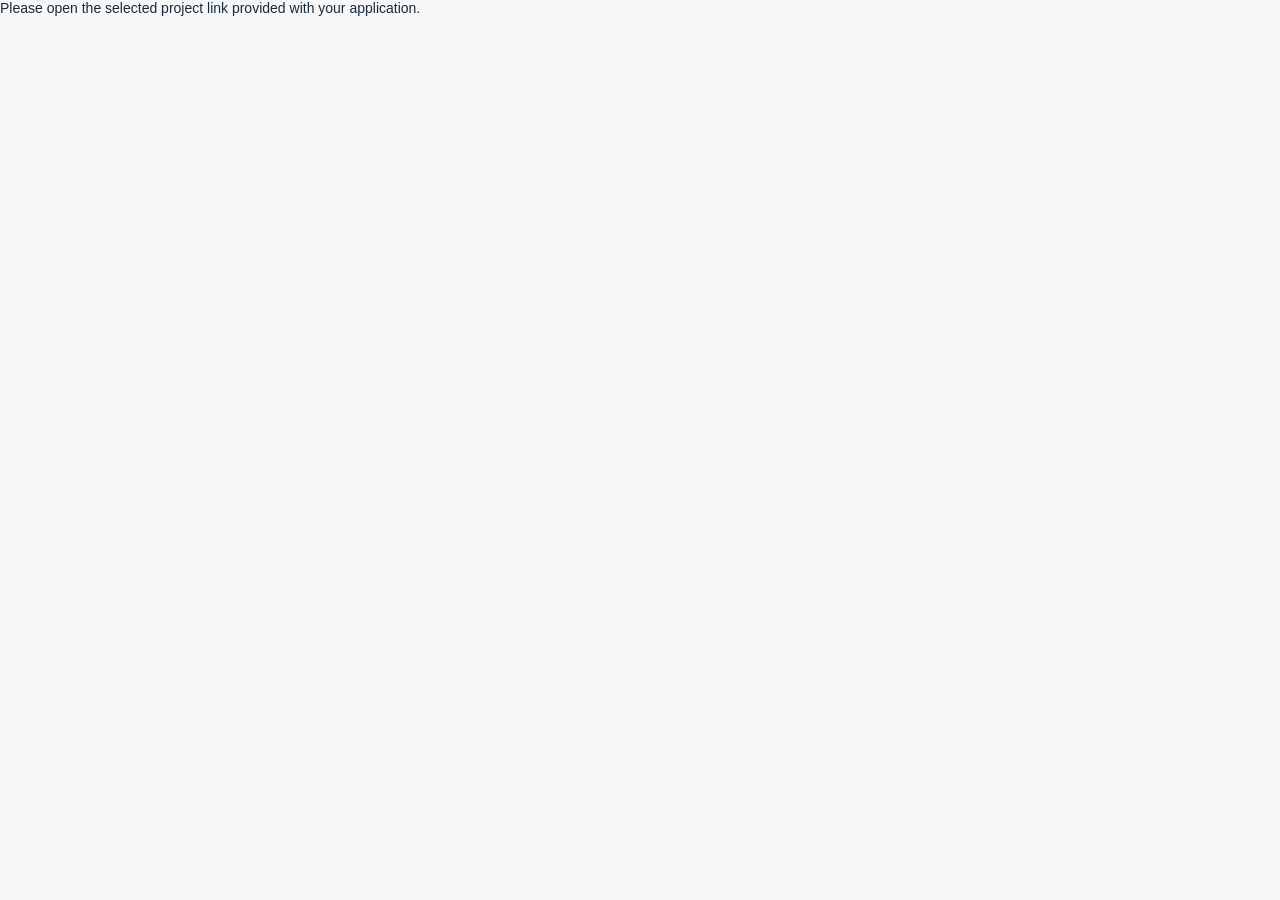
<file: index.html>
<!doctype html><html lang="en"><head><meta charset="utf-8"><meta name="viewport" content="width=device-width, initial-scale=1"><meta name="robots" content="noindex,nofollow"><meta name="referrer" content="no-referrer"><title>Selected projects - RK Project Studio</title><script src="./assets/i18n.js"></script><script src="./assets/theme.js"></script><link rel="stylesheet" href="./assets/style.css?v=20261122-type-scale"><script src="./assets/comparisons.js?v=20261122-type-scale" defer></script><script src="./assets/profile.js?v=profile-1" defer></script><script src="./assets/selection-loader.js?v=20261122-type-scale" defer></script></head><body><div id="public-portfolio">Opening selected projects…</div></body></html>
</file>
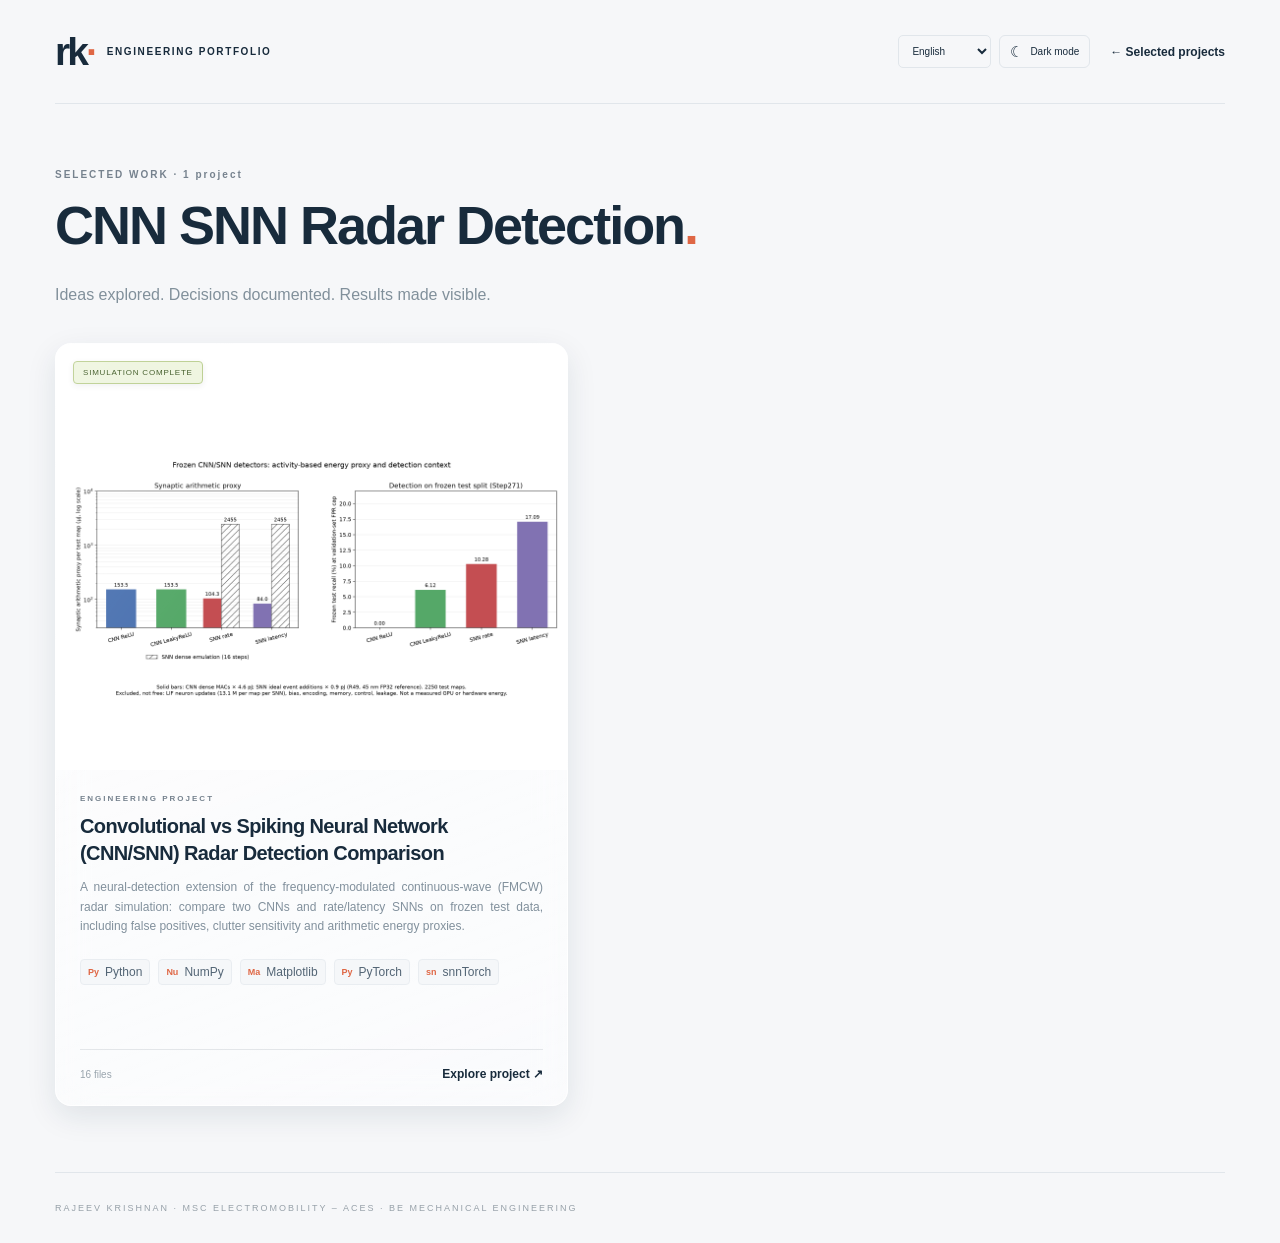
<file: cnn-snn-radar-detection-af85660d5ab0/index.html>
<!doctype html><html lang="en"><head><meta charset="utf-8"><meta name="viewport" content="width=device-width, initial-scale=1"><meta name="robots" content="noindex,nofollow"><meta name="referrer" content="no-referrer"><title>Selected projects - RK Project Studio</title><script src="../assets/i18n.js"></script><script src="../assets/theme.js"></script><link rel="stylesheet" href="../assets/style.css?v=20261122-tool-grid"><script src="selection.js" defer></script><script src="../assets/comparisons.js?v=20261122-tool-grid" defer></script><script src="../assets/profile.js" defer></script><script src="../assets/portfolio.js?v=20261122-tool-grid" defer></script></head><body><div id="public-portfolio"></div></body></html>
</file>
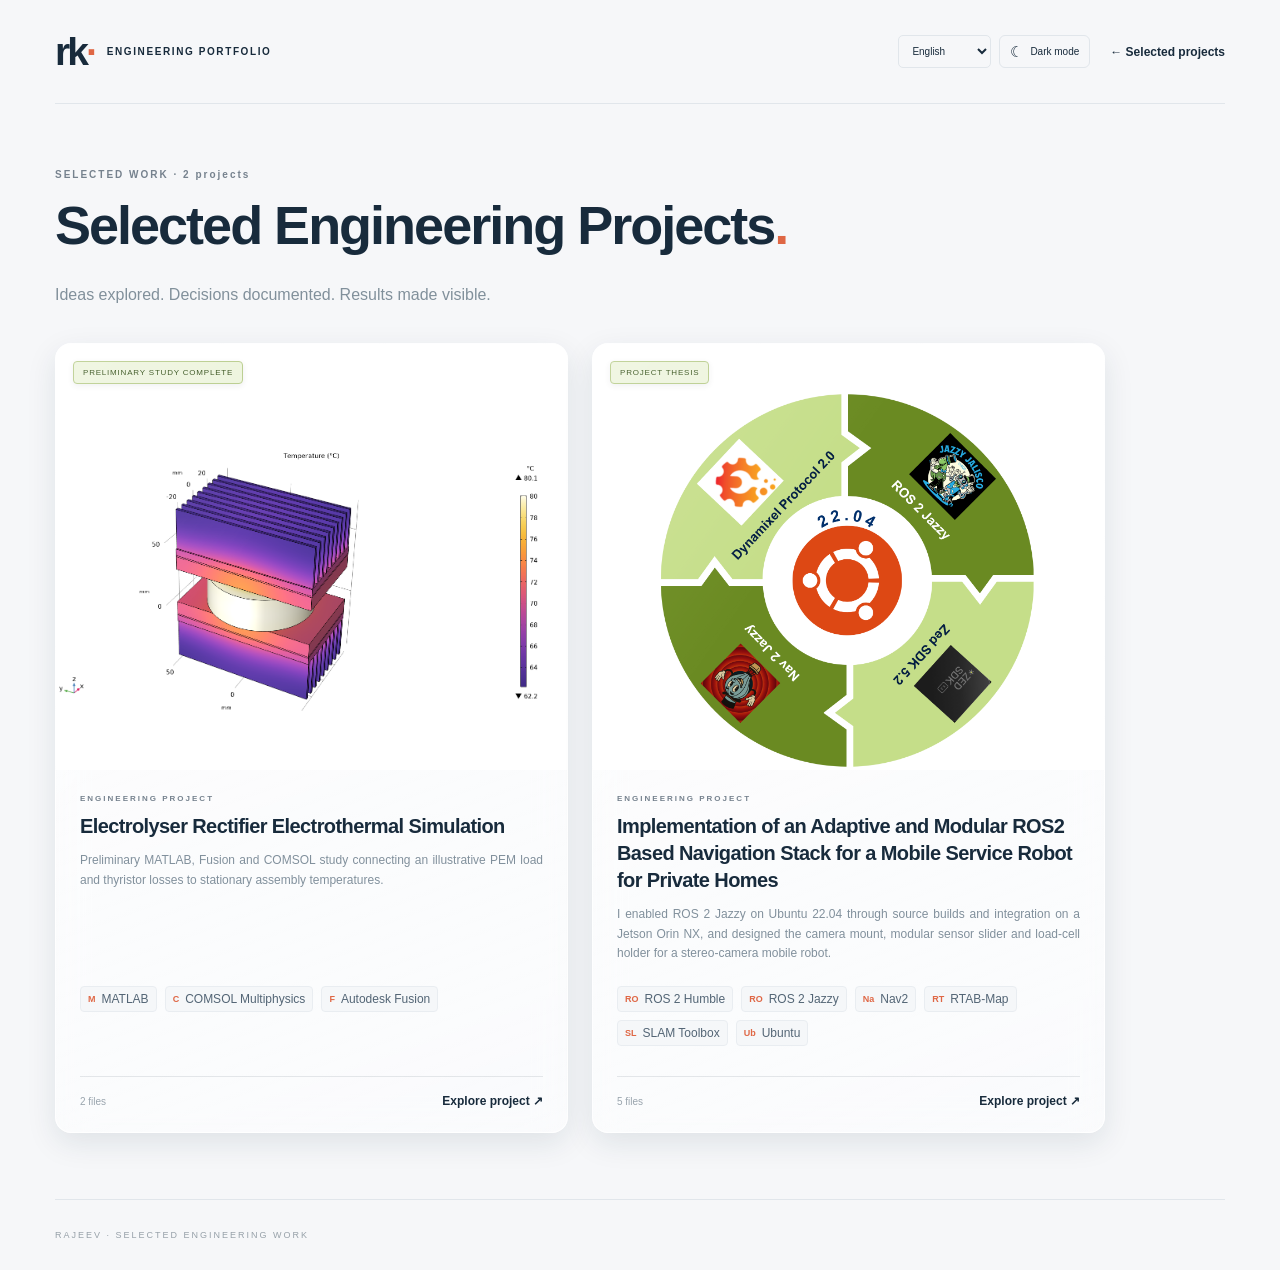
<file: engineering-projects-e1868cfa56eb/index.html>
<!doctype html><html lang="en"><head><meta charset="utf-8"><meta name="viewport" content="width=device-width, initial-scale=1"><meta name="robots" content="noindex,nofollow"><meta name="referrer" content="no-referrer"><title>Selected projects - RK Project Studio</title><script src="../assets/i18n.js"></script><script src="../assets/theme.js"></script><link rel="stylesheet" href="../assets/style.css?v=portfolio-20261025-3"><script src="selection.js?v=portfolio-20261025-3" defer></script><script src="../assets/comparisons.js" defer></script><script src="../assets/portfolio.js?v=portfolio-20261025-3" defer></script></head><body><div id="public-portfolio"></div></body></html>
</file>
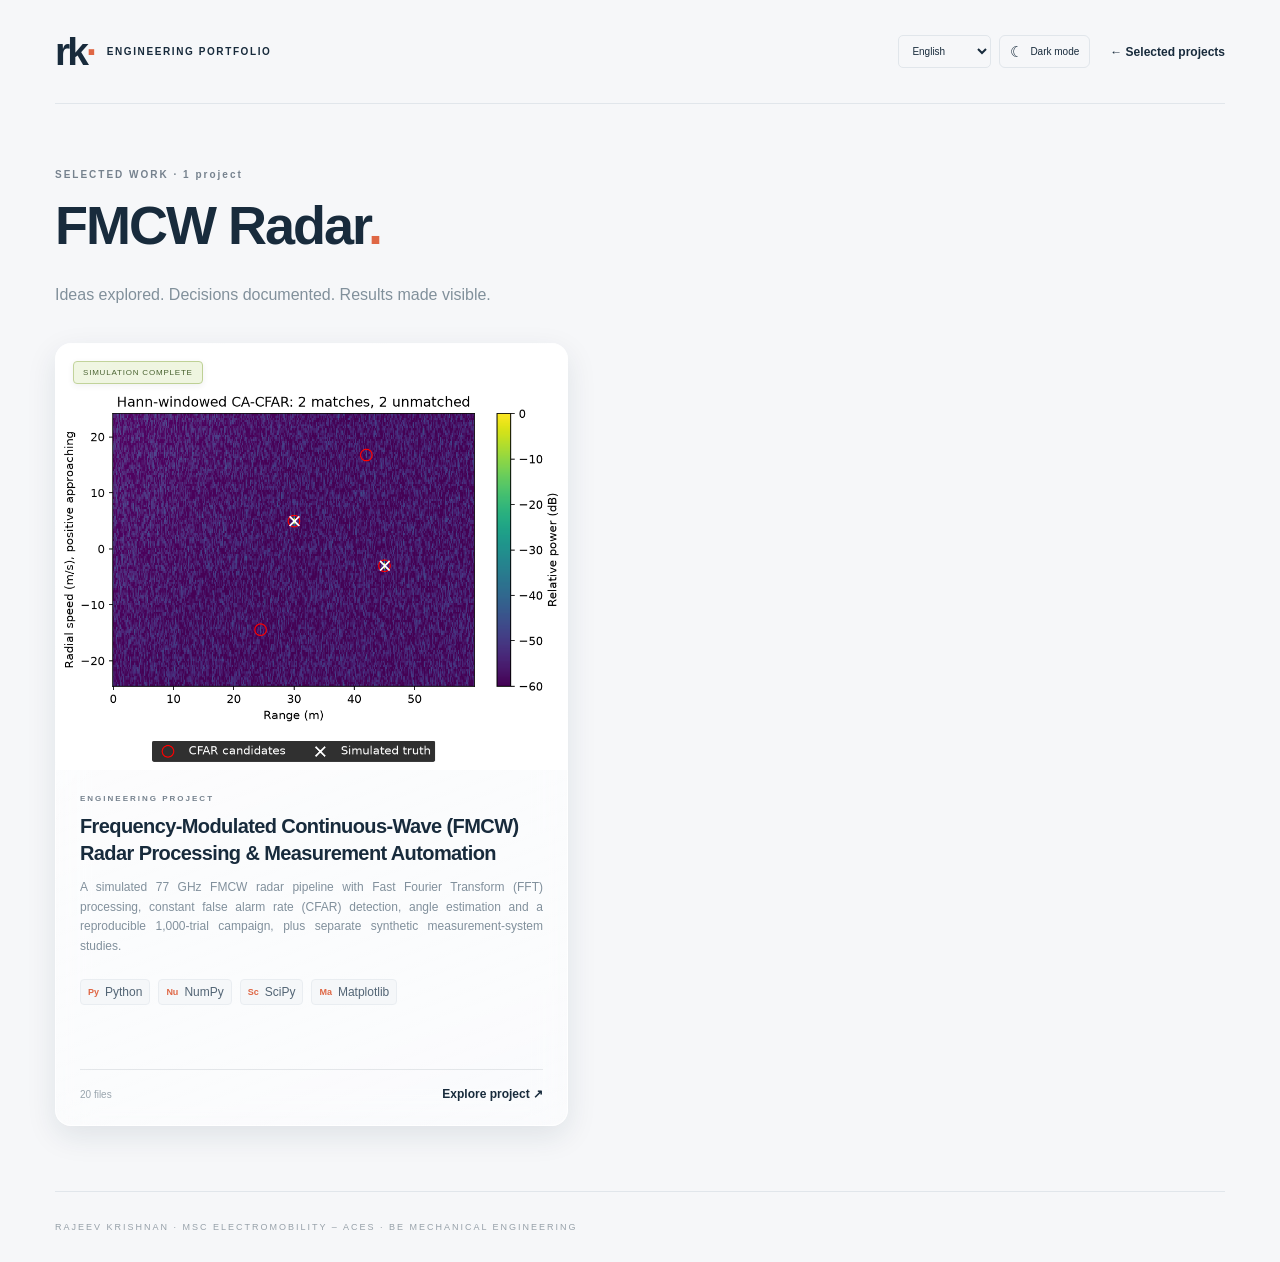
<file: fmcw-radar-de196726aad3/index.html>
<!doctype html><html lang="en"><head><meta charset="utf-8"><meta name="viewport" content="width=device-width, initial-scale=1"><meta name="robots" content="noindex,nofollow"><meta name="referrer" content="no-referrer"><title>Selected projects - RK Project Studio</title><script src="../assets/i18n.js"></script><script src="../assets/theme.js"></script><link rel="stylesheet" href="../assets/style.css?v=20261122-type-scale"><script src="selection.js" defer></script><script src="../assets/comparisons.js?v=20261122-type-scale" defer></script><script src="../assets/profile.js" defer></script><script src="../assets/portfolio.js?v=20261122-type-scale" defer></script></head><body><div id="public-portfolio"></div></body></html>
</file>
<file: assets/style.css>
:root{--bg:#f6f7f9;--ink:#182b3c;--muted:#76828e;--line:#e1e6eb;--accent:#df6745;--navy:#172d40}*{box-sizing:border-box}body{margin:0;background:var(--bg);color:var(--ink);font:14px "Segoe UI",Arial,sans-serif}button,input,textarea,select{font:inherit}button{cursor:pointer;border:0;background:none;color:inherit}button:disabled{opacity:.5;cursor:wait}a{color:inherit;text-decoration:none}button:focus-visible,a:focus-visible{outline:3px solid #df674588;outline-offset:3px}h1,h2,h3,p{margin-top:0}h1{font-size:46px;letter-spacing:-2px;line-height:1.15;font-weight:600;margin-bottom:13px}h2{font-size:23px;letter-spacing:-.6px;font-weight:600}h3{font-size:16px;font-weight:600}p{line-height:1.7}small,.small{font-size:11px}.primary{background:var(--navy);color:white;border-radius:7px;padding:14px 20px;font-size:12px;font-weight:600;white-space:nowrap}.primary:hover{background:#28455d}.secondary{border:1px solid var(--line);background:white;padding:10px 14px;border-radius:6px;font-size:12px}.text-button{padding:0;font-size:12px;font-weight:600}.eyebrow{font-size:10px;font-weight:700;letter-spacing:2px;color:var(--muted);margin-bottom:14px}.brand{display:flex;align-items:center;gap:13px;font-size:10px;font-weight:700;letter-spacing:1.6px;line-height:1.6}.brand-mark{font-size:39px;line-height:1;font-weight:700;letter-spacing:-3px}.brand-mark span,.accent{color:var(--accent)}.studio{display:flex;min-height:100vh}.sidebar{width:228px;padding:34px 24px 24px;position:fixed;inset:0 auto 0 0;background:#fff;border-right:1px solid var(--line);display:flex;flex-direction:column}.nav-label{font-size:9px;letter-spacing:2px;color:#9ca5ad;margin:57px 12px 14px}.sidebar nav{display:grid;gap:7px}.sidebar nav button{display:flex;align-items:center;gap:12px;text-align:left;padding:13px 12px;border-radius:6px;color:#6b7885;font-size:12px}.sidebar nav button>span{font-size:18px}.sidebar nav button.active{color:var(--navy);background:#edf2f6;font-weight:600}.sidebar-bottom{margin-top:auto;padding:25px 12px 0}.sidebar-bottom small{font-size:8px;letter-spacing:1.3px;color:#739181}.sidebar-bottom p{font-size:12px;color:#8b97a2;margin:14px 0 25px}.main{margin-left:228px;width:calc(100% - 228px)}.topbar{height:79px;border-bottom:1px solid var(--line);display:flex;justify-content:space-between;align-items:center;padding:0 44px;background:#ffffff80;font-size:11px}.topbar>div{display:flex;align-items:center;gap:22px}.local-pill{color:#7d9a8b;font-size:10px}.avatar{display:grid;place-items:center;width:31px;height:31px;border-radius:50%;background:#e7ecf0;font-size:10px;font-weight:600}.main-content{max-width:1390px;margin:auto;padding:44px}.page-heading{display:flex;align-items:center;justify-content:space-between;margin-bottom:32px}.page-heading p{color:var(--muted);font-size:13px;margin:0}.stats{display:grid;grid-template-columns:repeat(3,1fr);background:white;border:1px solid var(--line);border-radius:9px;padding:24px 0;margin-bottom:36px}.stats>div{padding:0 26px;display:grid;gap:7px;border-right:1px solid var(--line)}.stats>div:last-child{border:0}.stats span{font-size:9px;letter-spacing:1.4px;color:#85909c}.stats strong{font-size:30px;font-weight:500;letter-spacing:-1px}.stats small{color:#9aa4ae;font-size:10px}.collection-heading{display:flex;justify-content:space-between;align-items:center;margin-bottom:20px}.collection-heading h3{margin:0}.collection-heading h3 span{font-size:10px;color:#8a97a2;background:#e9edf0;padding:3px 7px;border-radius:4px;margin-left:7px}.search{width:235px!important;background:transparent!important;padding:10px 13px!important;font-size:11px!important}.project-grid{display:grid;grid-template-columns:repeat(2,minmax(0,1fr));gap:24px}.project-card{background:white;border:1px solid var(--line);border-radius:9px;overflow:hidden}.project-card[hidden]{display:none}.cover{width:100%;aspect-ratio:1.2;display:block;padding:0;position:relative;background:#e8edf1;overflow:hidden;text-align:left}.cover img{width:100%;height:100%;object-fit:contain;transition:transform .4s}.cover:hover img{transform:scale(1.035)}.cover-label{position:absolute;left:17px;top:17px;background:#ffffffed;color:#475d6c;border-radius:4px;padding:6px 9px;font-size:8px;text-transform:uppercase;letter-spacing:.8px}.empty-cover{height:100%;display:flex;flex-direction:column;align-items:center;justify-content:center;background:linear-gradient(140deg,#e1e8ed,#f3f5f7);color:#899ca9;gap:15px}.empty-cover small{font-size:8px;letter-spacing:2px}.empty-cover>span{font-size:100px;color:#b3c3ce;line-height:1}.card-body{padding:24px}.card-body .eyebrow{font-size:8px;margin-bottom:10px}.card-body h2{font-size:20px;line-height:1.35;margin-bottom:11px}.card-body h2 button{padding:0;text-align:left;letter-spacing:-.5px}.card-body p{font-size:12px;line-height:1.65;color:#81909c;min-height:40px}.tools{display:flex;gap:8px;flex-wrap:wrap}.tool{display:inline-flex;align-items:center;gap:6px;font-size:9px;background:#f5f7f9;border:1px solid #e9edf1;border-radius:4px;padding:5px 7px;white-space:nowrap;color:#536575}.tool b{font-size:9px;color:var(--accent)}.card-footer{border-top:1px solid #edf0f3;padding-top:17px;margin-top:22px;display:flex;justify-content:space-between;align-items:center}.card-footer>span{font-size:10px;color:#99a4ad}.add-card{border:1px dashed #cfd8df;border-radius:9px;min-height:420px;display:flex;flex-direction:column;align-items:center;justify-content:center;color:#8294a2}.add-card:hover{background:#edf2f5}.add-card>span{font-size:23px;width:47px;height:47px;display:grid;place-items:center;border:1px solid #d3dce3;background:white;border-radius:50%;margin-bottom:21px;color:#6e8393}.add-card h3{font-size:15px;font-weight:500;margin-bottom:7px}.add-card p{font-size:11px}.workspace-note{display:flex;gap:16px;align-items:center;justify-content:space-between;padding:24px 0;margin-top:21px;border-top:1px solid var(--line);color:#7c8d9b}.workspace-note p{font-size:11px;margin:0}.workspace-note b{font-weight:600;color:#586c7c}.workspace-note .text-button{white-space:nowrap;font-size:10px}.muted{color:var(--muted)}.auth-wrap{min-height:100vh;display:grid;grid-template-columns:1fr 1fr}.auth-story{background:var(--navy);color:white;padding:45px 60px;display:flex;flex-direction:column;justify-content:space-between;min-height:700px}.auth-story .eyebrow{color:#97acbd}.auth-story h1{font-size:64px;line-height:1.13;font-weight:400;letter-spacing:-2px;margin-top:30px}.auth-story h1 em{font-family:Georgia,serif;color:#ee997f;font-weight:400}.auth-story p{color:#9caebe;font-size:14px;margin:28px 0}.auth-story>small{color:#8299ac;letter-spacing:2px;font-size:9px}.auth-panel{max-width:430px;width:100%;padding:60px 35px;margin:auto}.auth-panel h2{font-size:30px}.auth-panel>p{font-size:13px;color:var(--muted);margin-bottom:30px}.auth-panel form{display:grid;gap:20px}label{display:grid;gap:8px;font-size:12px;font-weight:500}label small{font-weight:400;color:var(--muted);font-size:10px}input:not([type=checkbox]),textarea,select{width:100%;padding:12px 13px;border:1px solid #dce2e8;border-radius:5px;background:#fff;color:var(--ink);outline:none;font-size:12px}input:focus,textarea:focus,select:focus{border-color:#8da6b9;box-shadow:0 0 0 3px #8da6b915}textarea{resize:vertical;line-height:1.6}input::placeholder,textarea::placeholder{color:#a0aab3}.error{color:#b84436;font-size:12px;margin:0}.local-note{font-size:10px;color:#8ba396;margin-top:28px}.loading,.error-page{padding:100px;max-width:800px;margin:auto}.error-page h1{font-size:36px;margin-top:35px}#toast{position:fixed;right:28px;bottom:25px;max-width:440px;border-radius:7px;background:#172d40;color:white;padding:14px 20px;box-shadow:0 6px 30px #172d4025;opacity:0;transform:translateY(20px);transition:.2s;pointer-events:none;font-size:12px;z-index:10}#toast.show{opacity:1;transform:translateY(0)}dialog{border:0;border-radius:12px;width:min(760px,calc(100% - 28px));padding:30px;max-height:90vh;color:var(--ink);box-shadow:0 20px 80px #172d4040}dialog::backdrop{background:#142b4066;backdrop-filter:blur(3px)}.modal-header{display:flex;justify-content:space-between}.modal-header h2{margin-bottom:25px}.close{font-size:28px;color:#8193a1;align-self:flex-start}.form-grid{display:grid;grid-template-columns:1fr 1fr;gap:18px}.wide{grid-column:1/-1}.modal-footer{display:flex;justify-content:space-between;align-items:center;margin-top:23px;gap:16px}.file-section{border-top:1px solid var(--line);margin-top:30px;padding-top:25px}.file-section p{font-size:11px}.file-section form{display:flex;gap:8px;margin:16px 0 10px;align-items:center}.file-section select{width:110px}.file-section input{min-width:0}.file-section button{white-space:nowrap}.file-list{display:grid;margin-top:20px}.file-list a{display:flex;justify-content:space-between;gap:12px;padding:14px 0;border-bottom:1px solid var(--line);font-size:11px}.file-list a span{overflow-wrap:anywhere}.file-list a small{white-space:nowrap;color:var(--muted);font-size:10px}.share-builder{display:grid;grid-template-columns:1fr 1fr;gap:45px;background:white;border:1px solid var(--line);padding:32px;border-radius:9px}.share-builder>div p{color:var(--muted);font-size:12px}.share-builder form{display:grid;gap:18px}.notice{background:#edf2f6;border:1px solid #dce5ec;padding:16px;border-radius:6px;font-size:11px;color:#667d8e;line-height:1.7;margin:18px 0}.project-checks{display:grid;gap:10px}.project-checks label{display:flex;gap:10px;font-size:12px;align-items:center;padding:12px;border:1px solid var(--line);border-radius:5px}.project-checks input{accent-color:var(--navy)}.section-title{margin-top:35px}.link-row{display:flex;align-items:center;gap:20px;background:white;padding:20px 24px;border:1px solid var(--line);border-radius:7px;margin-bottom:10px}.link-row>div{flex:1}.link-row h3{margin-bottom:5px;font-size:13px}.link-row p{font-size:10px;color:var(--muted);margin:0}.status{font-size:10px;color:#648772}.empty-list{padding:30px;color:var(--muted);font-size:12px;border:1px dashed #ccd7df;border-radius:6px}.created-link{padding:17px;background:#edf5f0;border-radius:6px;font-size:12px;overflow-wrap:anywhere}.created-link p{font-size:10px;margin:8px 0}.created-link input{font-size:10px;margin-bottom:12px}.storage-banner{background:white;padding:30px;border:1px solid var(--line);border-radius:9px}.storage-banner h2{font-size:36px;margin:0 0 10px}.storage-banner h2 small{font-size:13px;font-weight:400;color:var(--muted)}.storage-banner p{font-size:11px;color:var(--muted);margin:0}.storage-grid{display:grid;grid-template-columns:1fr 1fr;gap:20px;margin-top:25px}.storage-grid section{background:white;border:1px solid var(--line);border-radius:7px;padding:24px}.storage-grid .text-button{margin-top:20px}.reviewer{max-width:1320px;margin:auto;padding:0 55px}.reviewer header{display:flex;align-items:center;justify-content:space-between;padding:32px 0;border-bottom:1px solid var(--line)}.reviewer main{padding:65px 0}.reviewer main>h1{max-width:850px;font-size:54px}.review-intro{font-size:16px;color:#81909b;margin:25px 0 35px;max-width:760px}.reviewer .project-grid{max-width:1050px}.reviewer footer{padding:30px 0;border-top:1px solid var(--line);font-size:9px;letter-spacing:2px;color:#97a1a9}.project-detail{max-width:1000px}.detail-cover{width:100%;max-height:600px;object-fit:contain;background:#e8eef3;border-radius:8px;margin:35px 0}.project-detail section{margin:35px 0;padding-top:25px;border-top:1px solid var(--line)}.story{white-space:pre-wrap}.highlights{display:grid;grid-template-columns:repeat(3,1fr);gap:15px}.highlights>div{background:white;padding:20px;border-radius:6px;display:grid;gap:10px}.highlights span,.highlights small{font-size:11px;color:var(--muted)}.highlights strong{font-size:20px;font-weight:500}.project-detail li{line-height:1.8;font-size:13px;color:#6f8291}@media(min-width:1600px){.project-grid{grid-template-columns:repeat(3,minmax(0,1fr))}.reviewer .project-grid{grid-template-columns:repeat(2,minmax(0,1fr))}}@media(max-width:1000px){.sidebar{width:190px;padding:28px 16px}.main{margin-left:190px;width:calc(100% - 190px)}.main-content{padding:30px}.topbar{padding:0 30px}.stats>div{padding:0 17px}.card-body{padding:18px}.share-builder{gap:25px;padding:24px}.auth-story{padding:35px}.auth-story h1{font-size:52px}}@media(max-width:760px){.sidebar{position:relative;width:100%;padding:18px 20px;flex-direction:row;align-items:center;gap:25px;border-bottom:1px solid var(--line)}.sidebar .brand>span:last-child,.nav-label,.sidebar-bottom{display:none}.sidebar nav{display:flex;gap:2px}.sidebar nav button{padding:10px;font-size:10px;gap:6px}.studio{display:block}.main{margin:0;width:100%}.topbar{height:55px;padding:0 22px}.main-content{padding:30px 22px}.page-heading h1{font-size:36px}.page-heading{gap:15px}.page-heading .primary{font-size:11px;padding:12px}.stats{padding:18px 0}.stats>div{padding:0 12px}.stats span{font-size:7px}.stats small{font-size:8px}.stats strong{font-size:25px}.project-grid{grid-template-columns:1fr}.add-card{min-height:220px}.collection-heading{gap:12px}.collection-heading h3{font-size:14px}.search{width:175px!important}.workspace-note{align-items:flex-start;flex-wrap:wrap}.share-builder,.storage-grid{grid-template-columns:1fr}.auth-wrap{grid-template-columns:1fr}.auth-story{min-height:300px;padding:28px}.auth-story h1{font-size:36px;margin-top:15px}.auth-story h1 br{display:none}.auth-story p,.auth-story>small{display:none}.auth-story>div:last-of-type{padding-top:30px}.auth-panel{padding:35px 28px;max-width:480px}.form-grid{grid-template-columns:1fr}.wide{grid-column:1}.file-section form{flex-wrap:wrap}.file-section input{flex:1}.reviewer{padding:0 24px}.reviewer main{padding:40px 0}.reviewer main>h1{font-size:38px}.reviewer header .brand{font-size:8px}.highlights{grid-template-columns:1fr}.link-row{padding:16px;gap:10px}.storage-banner{padding:20px}.storage-banner p{overflow-wrap:anywhere}.error-page{padding:45px 25px}}
/* Folder-based project library */
.file-heading{align-items:flex-end}.library-size{font-size:11px;color:#8796a1;white-space:nowrap;margin-bottom:4px}.drive-toolbar{display:flex;justify-content:space-between;align-items:center;gap:16px;padding:20px 0;border-top:1px solid var(--line);border-bottom:1px solid var(--line);flex-wrap:wrap}.drive-actions,.drive-controls{display:flex;align-items:center;gap:9px}.drive-actions .primary{padding:12px 17px}.drive-actions .secondary{padding:11px 14px}.drive-controls .search{background:white!important;width:200px!important}.layout-switch{display:flex;border:1px solid var(--line);border-radius:6px;background:white;overflow:hidden}.layout-switch button{padding:9px 12px;color:#8393a0;font-size:17px;line-height:1}.layout-switch button[aria-pressed=true]{background:#eaf0f5;color:#193c55}.breadcrumbs{display:flex;align-items:center;gap:10px;flex-wrap:wrap;margin:25px 0 20px;font-size:12px}.breadcrumbs button{padding:4px 0;color:#6a7f90;text-align:left}.breadcrumbs button:last-child{color:#233f54;font-weight:600}.breadcrumbs>span{color:#acb6bd}.drive-panel{background:white;border:1px solid var(--line);border-radius:9px;min-height:310px;overflow:hidden;transition:border-color .15s,background .15s}.file-columns{display:grid;grid-template-columns:minmax(220px,1fr) 110px 135px 45px;gap:15px;padding:17px 24px;border-bottom:1px solid var(--line);font-size:10px;font-weight:600;color:#8796a2;background:#fafbfc}.drive-item{display:grid;grid-template-columns:minmax(220px,1fr) 110px 135px 45px;gap:15px;align-items:center;padding:5px 24px;border-bottom:1px solid #edf1f4;min-height:72px}.drive-item:hover{background:#f7fafc}.file-name{display:flex;align-items:center;gap:15px;min-width:0;text-align:left;padding:10px 0;font-size:12px;font-weight:500}.file-name>span:last-child{overflow-wrap:anywhere;min-width:0}.file-name small{display:block;font-weight:400;font-size:10px;color:#98a4ad;margin-top:5px}.file-symbol{display:grid;place-items:center;flex:0 0 36px;height:36px;border-radius:7px}.file-symbol svg{width:26px;height:26px;fill:none;stroke:currentColor;stroke-width:1.4;stroke-linejoin:round}.folder-symbol{color:#b18d44;background:#fbf5e7}.folder-symbol svg{fill:#e4c47f55}.document-symbol{color:#728eaa;background:#edf3f8}.file-type,.file-size{color:#93a0aa;font-size:11px}.file-open{display:grid;place-items:center;font-size:20px;color:#6e8596;border-radius:5px;min-height:35px}.file-open:hover{background:#e9f0f5}.drop-hint{text-align:center;padding:22px;color:#a1adb6;font-size:11px}.drag-over{border:2px dashed #5d8aa9;background:#edf6fb}.drag-over .drop-hint{background:#e6f2fa;color:#426f90;font-weight:600}.file-footnote{display:flex;justify-content:space-between;font-size:10px;color:#97a7b1;margin:19px 0}.file-footnote>span:first-child{color:#7f9b8d}.folder-empty{padding:46px 20px 25px;text-align:center;color:#8396a5}.folder-empty>svg{width:55px;height:55px;stroke:#c5d2dc;fill:none;stroke-width:1;display:block;margin:0 auto 20px}.folder-empty h3{font-size:14px;font-weight:500}.folder-empty p{font-size:11px}.drive-panel.grid{padding:20px}.grid .file-columns{display:none}.grid #drive-items{display:grid;grid-template-columns:repeat(auto-fill,minmax(200px,1fr));gap:14px}.grid .drive-item{display:grid;grid-template-columns:1fr 30px;gap:6px;padding:15px;border:1px solid var(--line);border-radius:7px;min-height:150px;align-content:start}.grid .file-name{grid-column:1/-1;align-items:flex-start;gap:11px}.grid .file-type{display:none}.grid .file-size{padding-top:13px}.grid .file-open{grid-column:2}.grid .folder-empty{grid-column:1/-1}.upload-progress{padding:15px 18px;border:1px solid #d8e8e1;background:#eef6f2;color:#4f7866;border-radius:6px;margin-bottom:18px;font-size:12px;overflow-wrap:anywhere}.upload-progress details{margin-top:12px;color:#986c4b;font-size:11px}.upload-progress ul{padding-left:18px;line-height:1.8}.drive-actions button:disabled{opacity:.4;cursor:default}#folder-error{margin-top:15px}@media(max-width:1000px){.file-columns,.drive-item{grid-template-columns:minmax(140px,1fr) 85px 90px 30px;gap:10px;padding-left:18px;padding-right:18px}.drive-toolbar{gap:12px}.drive-controls{flex:1}.drive-controls .search{flex:1;width:auto!important}}@media(max-width:760px){.file-heading{align-items:flex-start;flex-direction:column;gap:15px}.drive-actions{flex-wrap:wrap;width:100%}.drive-actions .primary,.drive-actions .secondary{font-size:10px;padding:11px 12px}.drive-controls{width:100%}.file-columns,.drive-item{grid-template-columns:minmax(130px,1fr) 65px 25px;gap:10px;padding-left:14px;padding-right:14px}.file-columns>span:nth-child(2),.file-type{display:none}.file-columns>span:nth-child(3){font-size:9px}.file-name{gap:10px;font-size:11px}.file-symbol{flex-basis:30px;height:32px}.file-size{font-size:10px}.breadcrumbs{font-size:10px;gap:7px}.file-footnote{font-size:8px;gap:10px}.grid #drive-items{grid-template-columns:repeat(auto-fill,minmax(150px,1fr))}.grid .drive-item{padding:12px}.grid .file-name{flex-direction:column;gap:10px}.drive-panel.grid{padding:12px}}
/* Appearance: the existing palette is the default light theme. */
:root{color-scheme:light}.theme-toggle{display:inline-flex;align-items:center;justify-content:center;gap:7px;padding:8px 10px;border:1px solid var(--line);border-radius:6px;background:transparent;color:var(--ink);font-size:10px;white-space:nowrap}.theme-toggle>span:first-child{font-size:15px;line-height:1}.theme-toggle:hover{background:#8294a214}.auth-panel>.theme-toggle{display:flex;margin:0 0 30px auto}.reviewer header>.theme-toggle{margin-left:auto;margin-right:25px}html[data-theme=dark]{color-scheme:dark;--bg:#101820;--ink:#e0e9f1;--muted:#9aaebb;--line:#30404e;--accent:#f38b69;--navy:#213d53}html[data-theme=dark] body{background:var(--bg);color:var(--ink)}html[data-theme=dark] :is(.sidebar,.stats,.project-card,.share-builder,.link-row,.storage-banner,.storage-grid section,.highlights>div,.drive-panel,dialog){background:#192530}html[data-theme=dark] .topbar{background:#14212c}html[data-theme=dark] :is(.secondary,input:not([type=checkbox]),textarea,select,.file-columns,.layout-switch){background:#14212c;color:var(--ink);border-color:var(--line)}html[data-theme=dark] .drive-controls .search{background:#14212c!important}html[data-theme=dark] :is(.sidebar nav button.active,.avatar,.collection-heading h3 span,.layout-switch button[aria-pressed=true]){background:#293e50;color:#d9e8f4}html[data-theme=dark] .sidebar nav button{color:#a7b9c7}html[data-theme=dark] .primary{background:#df7958;color:#10212c}html[data-theme=dark] .primary:hover{background:#f29574}html[data-theme=dark] :is(.card-body p,.page-heading p,.stats small,.file-type,.file-size,.file-footnote,.file-name small,.card-footer>span,.file-columns,.drop-hint,.library-size,.review-intro,.sidebar-bottom p,.link-row p,.project-detail li,.breadcrumbs button,.workspace-note){color:#9aafbe}html[data-theme=dark] .breadcrumbs button:last-child{color:#e1edf5}html[data-theme=dark] .tool{background:#243646;border-color:#344b5e;color:#c6d6e2}html[data-theme=dark] :is(.card-footer,.drive-item){border-color:#30404e}html[data-theme=dark] :is(.cover,.detail-cover){background:#263746}html[data-theme=dark] .cover-label{background:#192d3fef;color:#d4e2ed}html[data-theme=dark] .empty-cover{background:linear-gradient(140deg,#253e51,#1b2c3a);color:#a9c2d4}html[data-theme=dark] .empty-cover>span{color:#61869e}html[data-theme=dark] .add-card{border-color:#455b6d;color:#9db2c2}html[data-theme=dark] :is(.add-card:hover,.drive-item:hover,.file-open:hover){background:#223746}html[data-theme=dark] .add-card>span{background:#24394a;border-color:#42596b;color:#b8ccdc}html[data-theme=dark] .notice{background:#223646;border-color:#385368;color:#b6ccdd}html[data-theme=dark] :is(.workspace-note b,.file-open){color:#b9cfdf}html[data-theme=dark] .folder-symbol{background:#413c2c;color:#ddbd7d}html[data-theme=dark] .document-symbol{background:#263e53;color:#a2c2e0}html[data-theme=dark] :is(.created-link,.upload-progress){background:#1f3c33;border-color:#395f4e;color:#b6dac5}html[data-theme=dark] .upload-progress details{color:#efbd91}html[data-theme=dark] .status{color:#a3cdb2}html[data-theme=dark] .error{color:#ffa898}html[data-theme=dark] input::placeholder,html[data-theme=dark] textarea::placeholder{color:#8198a9}html[data-theme=dark] .drag-over{background:#1c3b50;border-color:#81aeca}html[data-theme=dark] .drag-over .drop-hint{background:#27495f;color:#d5e9f8}html[data-theme=dark] .auth-story{background:#122535;color:#f0f5fa}html[data-theme=dark] #toast{background:#d5e5f0;color:#162a39}html[data-theme=dark] dialog::backdrop{background:#0009}@media(max-width:760px){.topbar>div{gap:10px}.topbar .local-pill{display:none}.theme-toggle{font-size:9px;padding:7px 8px}.reviewer header>.theme-toggle{margin-right:12px}.reviewer header{gap:10px;flex-wrap:wrap}}
.appearance-controls{display:flex;align-items:center;gap:8px}.language-control{display:block}.language-control select{font-size:10px;padding:8px 25px 8px 9px;border:1px solid var(--line);background:transparent;min-width:85px;height:33px;color:var(--ink)}.sr-only{position:absolute;width:1px;height:1px;padding:0;margin:-1px;overflow:hidden;clip:rect(0,0,0,0);white-space:nowrap;border:0}.auth-panel>.appearance-controls{justify-content:flex-end;margin-bottom:30px}.reviewer header>.appearance-controls{margin-left:auto;margin-right:20px}html[data-theme=dark] .language-control select{background:#14212c}.topbar{gap:15px}.topbar>div{flex-shrink:0}.auth-story h1{overflow-wrap:break-word}@media(max-width:760px){.topbar{min-height:60px;height:auto;padding-top:12px;padding-bottom:12px;flex-wrap:wrap}.topbar>div{margin-left:auto}.appearance-controls{gap:5px}.language-control select{font-size:9px;padding:7px 18px 7px 7px;min-width:78px;height:31px}.reviewer header>.appearance-controls{margin-right:0}.drive-actions{flex-wrap:wrap}.page-heading .primary{white-space:normal}.sidebar nav button{min-width:0}.auth-story h1{font-size:33px}.auth-story h1 br{display:block}}
/* Studio name follows the RK profile badge in the admin header. */
.topbar-studio-name{font-size:10px;font-weight:700;letter-spacing:1.6px;line-height:1.6;color:var(--ink)}@media(max-width:760px){.topbar-studio-name{font-size:8px;letter-spacing:1.2px}}
.pages-publisher{padding:28px;background:white;border:1px solid var(--line);border-radius:9px;margin-bottom:45px}.pages-publisher>p{color:var(--muted);font-size:12px}.pages-publisher form{display:grid;gap:18px}.pages-publisher form>label:first-child{max-width:500px}.public-project{border:1px solid var(--line);border-radius:6px;padding:16px;margin-bottom:10px}.public-check{display:flex;align-items:flex-start;gap:10px;font-size:12px;line-height:1.6}.public-check input{accent-color:var(--navy);margin-top:4px;flex-shrink:0}.public-file-choices{padding:16px 0 0 24px}.public-file-choices[hidden]{display:none}.public-file-choices label{margin:8px 0}.public-file-choices small{display:block;color:var(--muted);font-size:10px}.public-ack{background:#f3f6f8;padding:14px;border-radius:6px}.pages-publisher .primary{justify-self:start}.public-url{font-size:11px;overflow-wrap:anywhere;display:block;margin-top:8px;color:var(--accent)}#pages-progress{font-size:12px;margin:0;overflow-wrap:anywhere}html[data-theme=dark] .pages-publisher{background:#192530}html[data-theme=dark] .public-ack{background:#243646}@media(max-width:760px){.pages-publisher{padding:20px}.public-file-choices{padding-left:10px}.pages-publisher .link-row{align-items:flex-start;flex-direction:column}}
.comparison-intro{color:var(--muted);font-size:12px}.comparison-block{margin:28px 0 35px}.comparison-block h3{font-size:19px;margin-bottom:10px}.comparison-context{font-size:12px;color:var(--muted);max-width:900px;line-height:1.8}.comparison-scroll{overflow-x:auto;border:1px solid var(--line);border-radius:8px;background:white}.comparison-scroll table{width:100%;border-collapse:collapse;text-align:left;font-size:12px;font-variant-numeric:tabular-nums}.comparison-scroll thead{background:#edf2f6;color:#597181}.comparison-scroll th,.comparison-scroll td{padding:15px 18px;border-bottom:1px solid var(--line);white-space:nowrap}.comparison-scroll thead th{font-weight:600;font-size:11px;white-space:normal;min-width:140px}.comparison-scroll tbody th{font-weight:500}.comparison-scroll tbody tr:last-child>*{border-bottom:0}.comparison-reference{background:#f1f7f4}.comparison-reference small{display:block;font-size:9px;color:#678b77;margin-top:5px}.comparison-insight{font-size:12px;line-height:1.8;margin:15px 0 7px;padding-left:13px;border-left:2px solid var(--accent)}.comparison-source{font-size:10px;color:var(--muted)}html[data-theme=dark] .comparison-scroll{background:#192530}html[data-theme=dark] .comparison-scroll thead{background:#243b4e;color:#b5cedf}html[data-theme=dark] .comparison-reference{background:#203a33}html[data-theme=dark] .comparison-reference small{color:#a0c7ae}@media(max-width:760px){.comparison-scroll th,.comparison-scroll td{padding:12px 13px}.comparison-scroll thead th{min-width:125px}.comparison-block h3{font-size:17px}}
.file-heading-actions{display:flex;flex-direction:column;gap:12px;align-items:flex-end}.file-root-help{color:var(--muted);font-size:12px;line-height:1.7;margin:18px 0 0}@media(max-width:760px){.file-heading-actions{align-items:flex-start}}
.project-cover-wrap{position:relative}.project-image-actions{position:absolute;top:14px;right:14px;display:flex;gap:6px;z-index:1}.project-image-actions button{background:#fffffff2;border:1px solid #d9e2e9;border-radius:5px;padding:8px 10px;font-size:10px;font-weight:600;box-shadow:0 2px 8px #172d4010;color:#29475d}.project-image-actions button:hover{background:#e8f0f6}.project-cover-wrap .cover-label{max-width:calc(100% - 185px);white-space:normal}.project-manage-links{display:flex;flex-direction:column;align-items:flex-end;gap:10px}.published-project-link{font-size:10px;color:var(--accent)}.project-preview-dialog{width:min(1050px,calc(100% - 28px));padding:32px}.project-preview-dialog .project-detail h1{font-size:36px;margin-top:20px}.project-preview-dialog .modal-header>div{max-width:85%}html[data-theme=dark] .project-image-actions button{background:#203748f2;border-color:#466176;color:#d9e8f4}html[data-theme=dark] .project-image-actions button:hover{background:#314e63}@media(max-width:760px){.project-image-actions{top:12px;right:10px}.project-image-actions button{font-size:9px;padding:7px}.project-cover-wrap .cover-label{max-width:calc(100% - 150px);font-size:7px}.project-preview-dialog{padding:20px}.project-preview-dialog .project-detail h1{font-size:28px}}

.project-image-grid{display:grid;grid-template-columns:repeat(2,minmax(0,1fr));gap:24px}.project-image-grid figure{margin:0;border:1px solid var(--line);border-radius:8px;overflow:hidden}.project-image-grid a{display:block;background:white}.project-image-grid img{display:block;width:100%;height:auto;object-fit:contain}.project-image-grid figcaption{padding:16px;font-size:13px;line-height:1.7;color:var(--ink)}@media(max-width:760px){.project-image-grid{grid-template-columns:1fr}}

/* Keep cover-image letterboxing white in both themes. */
html .project-card .cover:has(img),html[data-theme=dark] .project-card .cover:has(img),html .detail-cover,html[data-theme=dark] .detail-cover{background:#fff}
html .project-card .cover-label,html[data-theme=dark] .project-card .cover-label{background:#edf4dd;color:#35501c;border:1px solid #b8cc8c;box-shadow:0 2px 6px #10212c12}
html .project-image-actions button,html[data-theme=dark] .project-image-actions button{background:#203b50;color:#fff;border-color:#446176}
html .project-image-actions button:hover,html[data-theme=dark] .project-image-actions button:hover{background:#31556e}

.project-image-grid figcaption strong{display:block;margin-bottom:12px;font-size:16px}.project-image-grid figcaption p{margin:0;font-size:14px;line-height:1.85;color:var(--ink)}

/* Align project actions at the bottom regardless of title or summary length. */
.project-card{display:flex;flex-direction:column}.project-card>.cover,.project-card>.project-cover-wrap{flex-shrink:0}.project-card .card-body{display:flex;flex-direction:column;flex:1}.project-card .card-body>.tools{margin-bottom:22px}.project-card .card-footer{margin-top:auto}

.project-back{display:inline-flex;margin-bottom:25px;align-items:center;gap:8px}

.selection-link-builder{border:1px solid var(--line);border-radius:8px;padding:22px;margin:28px 0}.selection-link-builder>p{font-size:12px;color:var(--muted)}.selection-link-builder .public-url{overflow-wrap:anywhere}

/* Keep tool badges aligned above the shared card footer. */
.project-card .card-body>.tools{margin-top:auto;margin-bottom:22px;min-height:68px;align-content:flex-start}.project-card .card-body>p{margin-bottom:22px}.project-card .card-footer{margin-top:0}
.profile-block{padding-bottom:30px;margin-bottom:42px;border-bottom:1px solid var(--line)}.profile-name{font-size:30px;font-weight:600;letter-spacing:-.2px;line-height:1.2;margin:0 0 16px}.profile-degrees{list-style:none;margin:0;padding:0;display:flex;flex-direction:column;gap:9px}.profile-degrees li{display:flex;align-items:center;gap:9px}.profile-degrees li>span:last-child{display:flex;flex-direction:column;gap:1px}.profile-degrees strong{font-size:11px;font-weight:600;line-height:1.35}.profile-degrees small{font-size:10px;line-height:1.35;color:var(--muted)}.profile-logo{flex:none;width:36px;height:28px;border-radius:6px;border:1px solid var(--line);background:#fff;display:grid;place-items:center;overflow:hidden}.profile-logo img{max-width:28px;max-height:22px;object-fit:contain}.profile-logo b{font-size:9px;letter-spacing:.3px;color:#172d40}
@media(max-width:760px){.profile-block{padding-bottom:24px;margin-bottom:32px}.profile-degrees{gap:12px}}
.profile-menu{position:relative}.profile-trigger{padding:0;display:block;line-height:1;transition:opacity .15s}.profile-trigger:hover,.profile-menu.open .profile-trigger{opacity:.75}.profile-popover{position:absolute;left:0;top:100%;letter-spacing:normal;font-weight:400;line-height:normal;padding-top:10px;z-index:20;visibility:hidden;opacity:0;transform:translateY(-4px);transition:opacity .15s,transform .15s,visibility .15s}.profile-popover .profile-block{background:#fff;border:1px solid var(--line);border-radius:12px;box-shadow:0 14px 34px #172d401f;padding:22px 24px;margin:0;white-space:nowrap}.profile-menu.open .profile-popover,.profile-menu:has(:focus-visible) .profile-popover{visibility:visible;opacity:1;transform:none}
@media(hover:hover){.profile-menu:hover .profile-popover{visibility:visible;opacity:1;transform:none}}
html[data-theme=dark] .profile-popover .profile-block{background:#192530;box-shadow:0 14px 34px #0007}
.image-section-head{margin:56px 0 24px;padding-top:36px;border-top:1px solid var(--line)}.image-section-head h3{margin:0 0 12px;font-size:26px;line-height:1.3}.image-section-head p{margin:0;max-width:820px;font-size:16px;line-height:1.85;color:var(--ink)}
.project-grid .project-card{position:relative;transition:transform .35s cubic-bezier(.2,.8,.2,1),filter .35s ease,opacity .35s ease,box-shadow .35s ease;will-change:transform}
@media (hover:hover) and (pointer:fine){.project-grid:has(.project-card:hover) .project-card:not(:hover),.project-grid:has(.project-card:hover) .add-card{filter:blur(3px) saturate(.8);opacity:.55;transform:scale(.97)}.project-grid .project-card:hover{transform:scale(1.04);z-index:2;box-shadow:0 18px 40px rgba(10,25,40,.28)}}
@media (prefers-reduced-motion:reduce){.project-grid .project-card{transition:none}.project-grid .project-card:hover{transform:none}.project-grid:has(.project-card:hover) .project-card:not(:hover){transform:none}}
.project-grid{position:relative;isolation:isolate}
html .project-grid .project-card{background:linear-gradient(160deg,rgba(255,255,255,.78),rgba(255,255,255,.52));-webkit-backdrop-filter:blur(18px) saturate(160%);backdrop-filter:blur(18px) saturate(160%);border:1px solid rgba(255,255,255,.75);border-radius:16px;box-shadow:0 10px 30px rgba(23,45,64,.10),inset 0 1px 0 rgba(255,255,255,.9)}
html .project-grid .project-card::after{content:"";position:absolute;inset:0;border-radius:inherit;pointer-events:none;background:linear-gradient(125deg,rgba(255,255,255,.35) 0%,rgba(255,255,255,0) 32%);mix-blend-mode:soft-light}
html .project-grid .project-card .card-footer{border-top-color:rgba(23,45,64,.10)}
html[data-theme=dark] .project-grid .project-card{background:linear-gradient(160deg,rgba(38,56,72,.62),rgba(20,32,43,.48));border:1px solid rgba(255,255,255,.10);box-shadow:0 12px 34px rgba(0,0,0,.35),inset 0 1px 0 rgba(255,255,255,.10)}
html[data-theme=dark] .project-grid .project-card::after{background:linear-gradient(125deg,rgba(255,255,255,.10) 0%,rgba(255,255,255,0) 35%);mix-blend-mode:normal}
html[data-theme=dark] .project-grid .project-card .card-footer{border-top-color:rgba(255,255,255,.08)}
@media (hover:hover) and (pointer:fine){html .project-grid .project-card:hover{box-shadow:0 22px 50px rgba(23,45,64,.22),inset 0 1px 0 rgba(255,255,255,.9)}html[data-theme=dark] .project-grid .project-card:hover{box-shadow:0 22px 50px rgba(0,0,0,.5),0 0 0 1px rgba(243,139,105,.25),inset 0 1px 0 rgba(255,255,255,.14)}}
@supports not ((backdrop-filter:blur(1px)) or (-webkit-backdrop-filter:blur(1px))){html .project-grid .project-card{background:rgba(255,255,255,.94)}html[data-theme=dark] .project-grid .project-card{background:#192530}}
.file-bulk{display:flex;gap:10px;margin:4px 0 12px}.file-bulk button{padding:6px 14px;font-size:12px}

/* Formula and cover explanations for evidence-rich simulation pages. */
.detail-cover-figure{margin:0 0 2rem}.detail-cover-figure .detail-cover{margin-bottom:.75rem}.detail-cover-figure figcaption{font-size:1rem;line-height:1.65}.detail-cover-figure figcaption p{margin:.4rem 0;color:var(--muted)}.formula-grid{display:grid;grid-template-columns:repeat(2,minmax(0,1fr));gap:1rem}.formula-block{border:1px solid var(--line);border-radius:12px;padding:1.2rem;background:var(--bg);min-width:0}.formula-block h3{font-size:1.05rem;margin:0 0 .8rem}.formula-block p{font-size:1rem;line-height:1.65;overflow-wrap:anywhere}.formula-expression{padding:.8rem;border-left:3px solid var(--accent);background:var(--bg)}.formula-expression code{font:inherit;font-family:Consolas,monospace;white-space:pre-wrap;overflow-wrap:anywhere}.formula-result{color:var(--ink)}.formula-block small{font-size:.875rem;color:var(--muted)}@media(max-width:760px){.formula-grid{grid-template-columns:1fr}.formula-block{padding:1rem}}

.image-formula{margin-top:1rem;padding:.9rem;border-left:3px solid var(--accent);background:var(--bg);overflow-wrap:anywhere}.image-formula>strong{display:block;font-size:.875rem;margin-bottom:.5rem;color:var(--ink)}.image-formula code{display:block;font-size:1rem;line-height:1.7;white-space:pre-wrap;overflow-wrap:anywhere;color:var(--ink)}.image-formula p{font-size:14px!important;line-height:1.65;margin:.65rem 0 0}

/* Multi-panel plots use the full gallery row; single plots can share a row. */
.project-image-grid figure.plot-wide{grid-column:1/-1}.project-image-grid figure.plot-wide img{width:100%;height:auto;object-fit:contain}
.stage-tables{margin:18px 0 34px}.stage-tables .comparison-block{margin-top:18px}
.comparison-explanation{margin:.4rem 0 1rem;color:var(--ink);line-height:1.6}.comparison-formula{margin:1rem 0}
.formula-grid>:last-child:nth-child(odd){grid-column:1/-1}
.tool-roles{margin-top:2rem}.tool-roles>h3{margin:0 0 .8rem}.tool-role-list{display:grid;grid-template-columns:repeat(2,minmax(0,1fr));gap:.75rem;align-items:stretch}.tool-role{margin:0}.tool-role-list>:last-child:nth-child(odd){grid-column:1/-1}.tool-role{padding:.85rem 1rem;border:1px solid var(--line);border-radius:12px;background:var(--bg)}.tool-role strong{display:block;color:var(--ink);margin-bottom:.25rem}.tool-role strong small{font-weight:400;color:var(--muted)}.tool-role span{color:var(--ink);line-height:1.5;font-size:.95rem}@media(max-width:760px){.tool-role-list{grid-template-columns:1fr}}
.tool-functions{margin:.6rem 0 0;padding-left:1.1rem;font-size:.88rem;line-height:1.55;color:var(--ink)}.tool-functions code{font-size:.82rem;padding:.05rem .3rem;border-radius:5px;background:var(--line);overflow-wrap:anywhere}

/* Applicant preference 22.11.2026: justified running text with hyphenation (language follows <html lang>). */
.project-detail p,.project-detail li,.project-detail figcaption p,.tool-role span,.project-card p{text-align:justify;text-justify:inter-word;hyphens:auto;-webkit-hyphens:auto}.project-detail .formula-expression,.project-detail .tool-functions li,.project-detail .file-list,.project-detail h1,.project-detail h2,.project-detail h3{text-align:left;hyphens:manual}
.highlights{display:flex;flex-wrap:wrap}.highlights>*{flex:1 1 200px;min-width:0}.project-images>h2+.image-section-head{margin-top:12px;padding-top:0;border-top:0}@media(max-width:760px){.highlights>*{flex-basis:100%}}
/* Title and summary share the cover image width (applicant request 22.11.2026). */
main.project-detail>h1,.project-detail>.review-intro{max-width:none}
@media(min-width:761px){main.project-detail>h1{font-size:41px;line-height:1.2}}main.project-detail>h1{letter-spacing:-0.3px;word-spacing:1px}
.project-card .cover:has(img) img{padding-top:44px;box-sizing:border-box}.page-toc{margin:4px 0 8px;padding:14px 16px;border:1px solid var(--line);border-radius:12px;background:var(--bg)}.page-toc>strong{display:block;font-size:.8rem;letter-spacing:.06em;text-transform:uppercase;color:var(--muted);margin-bottom:8px}.toc-links{display:flex;flex-wrap:wrap;gap:6px}.toc-link{font:inherit;font-size:.85rem;padding:5px 10px;border:1px solid var(--line);border-radius:999px;background:transparent;color:var(--ink);cursor:pointer}.toc-link:hover{border-color:var(--accent);color:var(--accent)}.toc-link.toc-sub{font-size:.8rem;color:var(--muted)}[id^=toc-]{scroll-margin-top:18px}.skills-line{margin:-18px 0 22px;color:var(--ink);font-size:15px;line-height:1.6;text-align:left!important;hyphens:manual!important}.skills-line strong{color:var(--ink)}
.tools-only .tool-roles{margin-top:0}
.evidence-toggle{display:inline-flex;align-items:center;gap:5px;font-size:12px;color:var(--muted);white-space:nowrap;cursor:pointer}.evidence-toggle input,.evidence-section-toggle input{accent-color:var(--accent)}.evidence-section-toggle{display:inline-flex;align-items:center;gap:6px;font-size:13px;color:var(--ink);margin-right:10px;cursor:pointer}

/* Consistent type scale for project detail pages (applicant request 22.11.2026):
   headings 41/28/22, main text 16, secondary 14, labels 13, badges 12; nothing below 12 px. */
main.project-detail h2{font-size:28px}
main.project-detail .image-section-head h3{font-size:22px}
main.project-detail p.story,main.project-detail section>p,main.project-detail .image-section-head p{font-size:16px;line-height:1.7}
main.project-detail figcaption strong{font-size:16px}
main.project-detail figcaption p,main.project-detail .detail-cover-figure figcaption p{font-size:16px}
main.project-detail .image-formula>strong{font-size:14px}
main.project-detail .image-formula code{font-size:16px}
main.project-detail .image-formula p{font-size:14px}
main.project-detail .comparison-block h3{font-size:18px}
main.project-detail .comparison-explanation{font-size:16px}
main.project-detail .comparison-context,main.project-detail .comparison-insight{font-size:14px}
main.project-detail .comparison-block th[scope=col]{font-size:13px}
main.project-detail .comparison-block td,main.project-detail .comparison-block th[scope=row]{font-size:14px}
main.project-detail .comparison-source,main.project-detail .comparison-block th[scope=row] small{font-size:13px}
main.project-detail .highlights span{font-size:13px}
main.project-detail .highlights small{font-size:14px}
main.project-detail .formula-block h3{font-size:17px}
main.project-detail .formula-block p,main.project-detail .formula-block .formula-result{font-size:16px}
main.project-detail .formula-block small{font-size:13px}
main.project-detail .tool-role strong{font-size:16px}
main.project-detail .tool-role span{font-size:16px}
main.project-detail .tool-functions li{font-size:14px}
main.project-detail li{font-size:16px}
main.project-detail .tool-functions li{font-size:14px}
main.project-detail .toc-link{font-size:14px}
main.project-detail .toc-link.toc-sub{font-size:13px}
main.project-detail .skills-line{font-size:16px}
.tool{font-size:12px}
</file>
